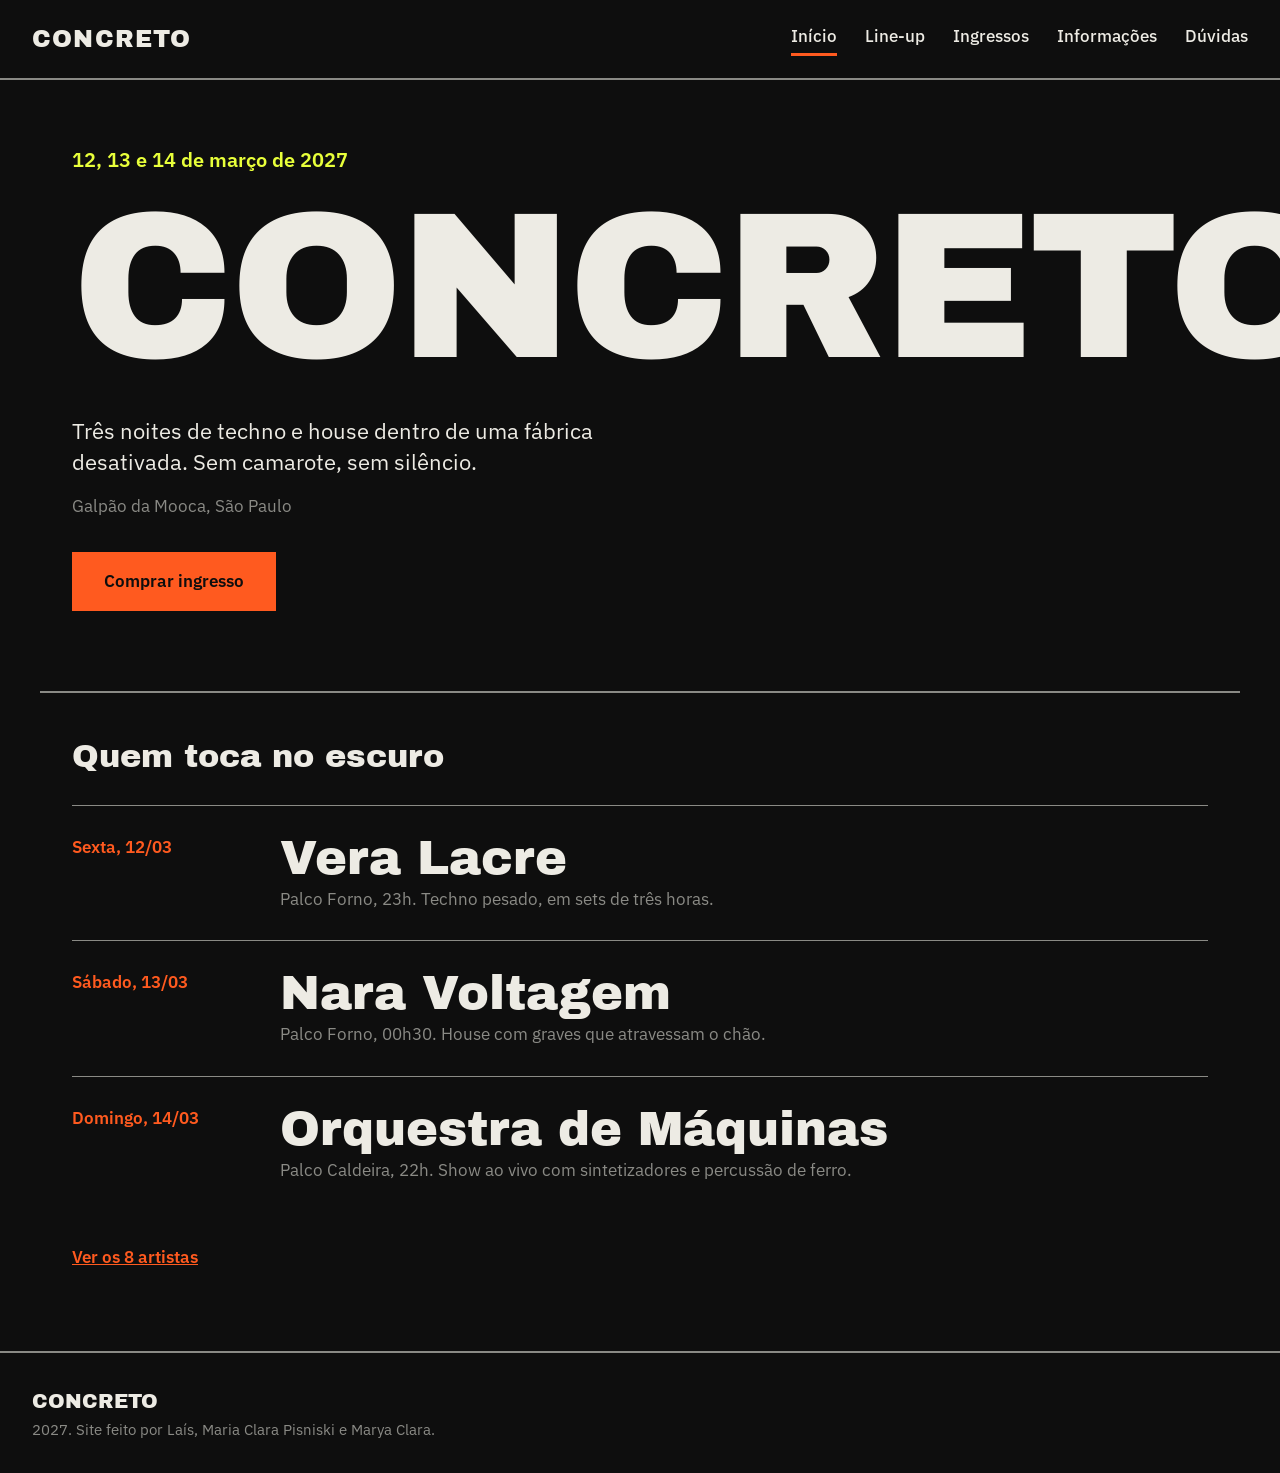
<file: index.html>
<!DOCTYPE html>
<html lang="pt-BR">
<head>
  <meta charset="UTF-8">
  <meta name="viewport" content="width=device-width, initial-scale=1">
  <title>CONCRETO - Festival de música eletrônica</title>
  <link rel="preconnect" href="https://fonts.googleapis.com">
  <link rel="preconnect" href="https://fonts.gstatic.com" crossorigin>
  <link href="https://fonts.googleapis.com/css2?family=Archivo+Black&family=IBM+Plex+Sans:wght@400;500;600&display=swap" rel="stylesheet">
  <link rel="stylesheet" href="style.css">
</head>
<body>

  <header class="header">
    <a class="logo" href="index.html">CONCRETO</a>
    <nav class="menu">
      <a href="index.html" aria-current="page">Início</a>
      <a href="lineup.html">Line-up</a>
      <a href="ingressos.html">Ingressos</a>
      <a href="informacoes.html">Informações</a>
      <a href="faq.html">Dúvidas</a>
    </nav>
  </header>

  <main>
    <section class="hero">
      <p class="hero-datas">12, 13 e 14 de março de 2027</p>
      <h1 class="hero-nome">CONCRETO</h1>
      <p class="hero-frase">Três noites de techno e house dentro de uma fábrica desativada. Sem camarote, sem silêncio.</p>
      <p class="hero-local">Galpão da Mooca, São Paulo</p>
      <a class="botao" href="ingressos.html">Comprar ingresso</a>
    </section>

    <section class="destaques">
      <h2>Quem toca no escuro</h2>

      <article class="destaque">
        <p class="destaque-dia">Sexta, 12/03</p>
        <h3>Vera Lacre</h3>
        <p class="destaque-info">Palco Forno, 23h. Techno pesado, em sets de três horas.</p>
      </article>

      <article class="destaque">
        <p class="destaque-dia">Sábado, 13/03</p>
        <h3>Nara Voltagem</h3>
        <p class="destaque-info">Palco Forno, 00h30. House com graves que atravessam o chão.</p>
      </article>

      <article class="destaque">
        <p class="destaque-dia">Domingo, 14/03</p>
        <h3>Orquestra de Máquinas</h3>
        <p class="destaque-info">Palco Caldeira, 22h. Show ao vivo com sintetizadores e percussão de ferro.</p>
      </article>

      <a class="link-simples" href="lineup.html">Ver os 8 artistas</a>
    </section>
  </main>

  <footer class="footer">
    <p class="footer-nome">CONCRETO</p>
    <p>2027. Site feito por Laís, Maria Clara Pisniski e Marya Clara.</p>
  </footer>

</body>
</html>
</file>
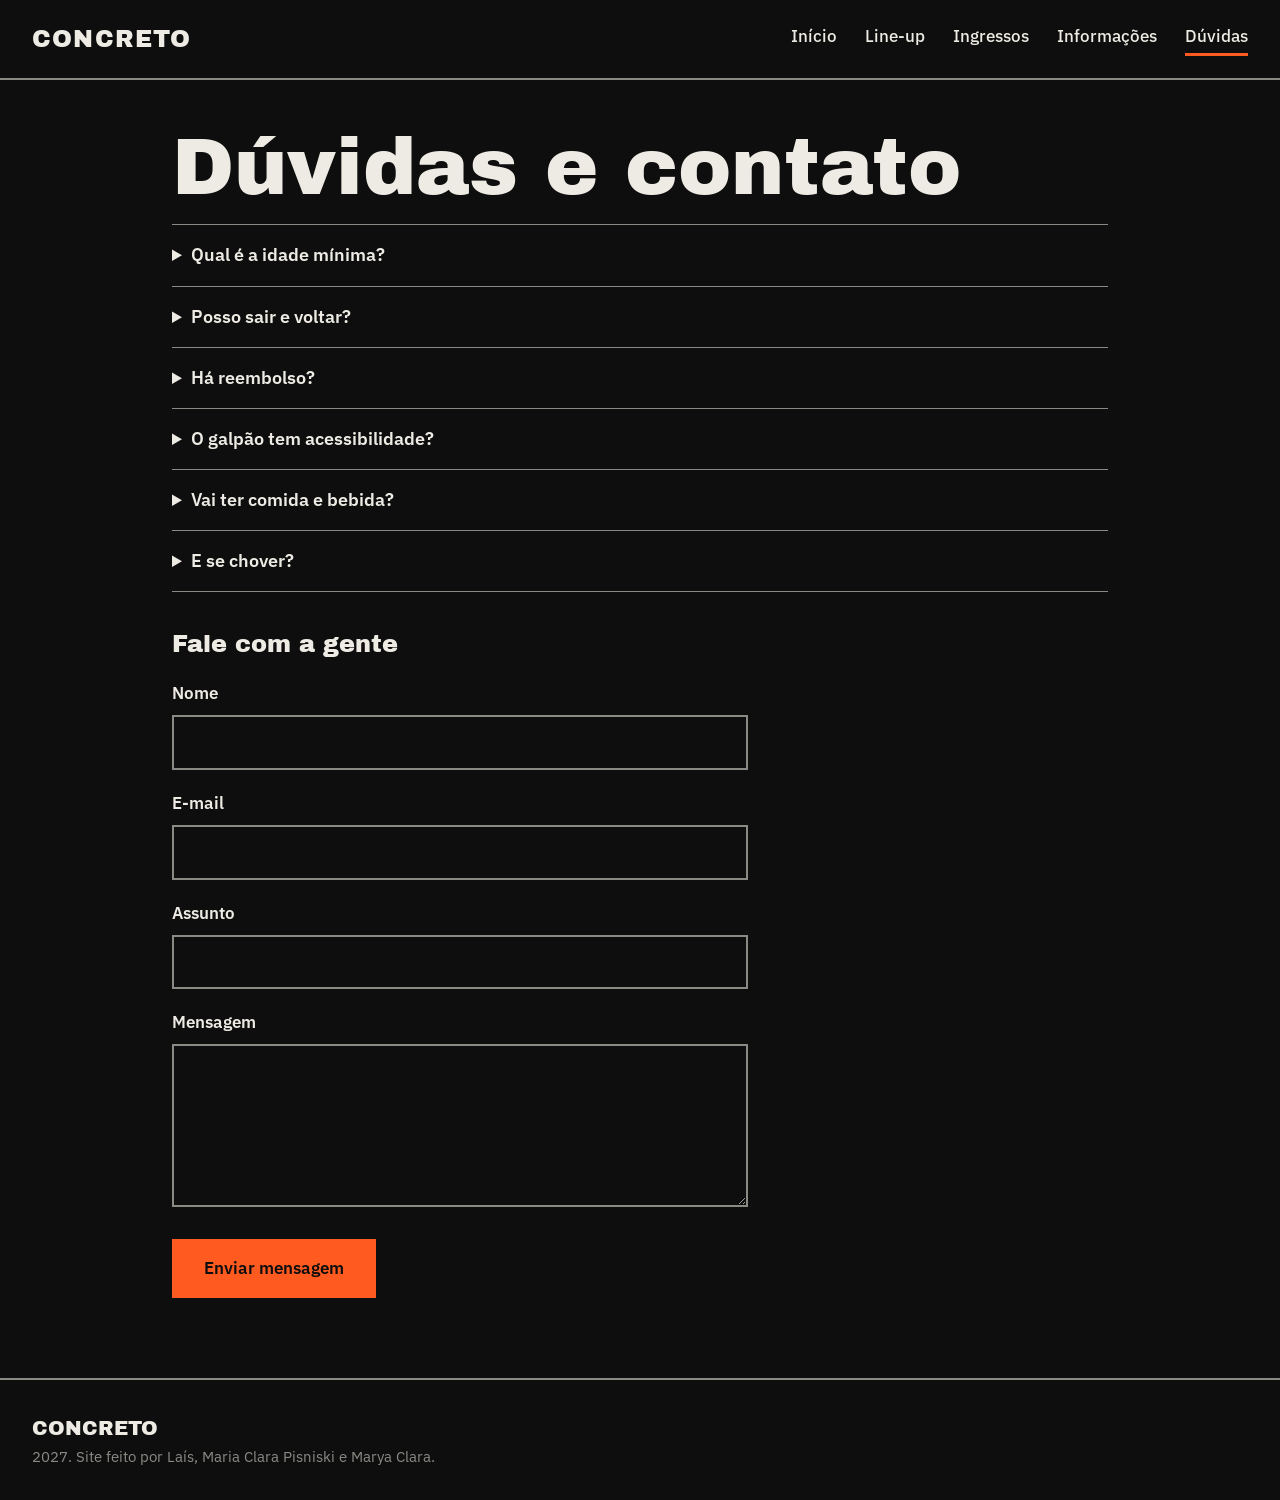
<file: faq.html>
<!DOCTYPE html>
<html lang="pt-BR">
<head>
  <meta charset="UTF-8">
  <meta name="viewport" content="width=device-width, initial-scale=1">
  <title>Dúvidas e contato - CONCRETO</title>
  <link rel="preconnect" href="https://fonts.googleapis.com">
  <link rel="preconnect" href="https://fonts.gstatic.com" crossorigin>
  <link href="https://fonts.googleapis.com/css2?family=Archivo+Black&family=IBM+Plex+Sans:wght@400;500;600&display=swap" rel="stylesheet">
  <link rel="stylesheet" href="style.css">
</head>
<body>

  <header class="header">
    <a class="logo" href="index.html">CONCRETO</a>
    <nav class="menu">
      <a href="index.html">Início</a>
      <a href="lineup.html">Line-up</a>
      <a href="ingressos.html">Ingressos</a>
      <a href="informacoes.html">Informações</a>
      <a href="faq.html" aria-current="page">Dúvidas</a>
    </nav>
  </header>

  <main>
    <section class="pagina">
      <h1>Dúvidas e contato</h1>

      <div class="faq">
      <details>
        <summary>Qual é a idade mínima?</summary>
        <p>18 anos. Pedimos documento com foto na entrada.</p>
      </details>
      <details>
        <summary>Posso sair e voltar?</summary>
        <p>Sim, com a pulseira do passaporte de 3 dias. No ingresso de dia único, a saída encerra a entrada.</p>
      </details>
      <details>
        <summary>Há reembolso?</summary>
        <p>Até 7 dias antes do festival, com desconto de 10% da taxa. Depois disso, só em caso de cancelamento.</p>
      </details>
      <details>
        <summary>O galpão tem acessibilidade?</summary>
        <p>Sim. Há rampas, banheiros adaptados e uma área elevada para pessoas com mobilidade reduzida.</p>
      </details>
      <details>
        <summary>Vai ter comida e bebida?</summary>
        <p>Sim, em dois bares e na área de alimentação do pátio. Pagamento só por cartão ou Pix.</p>
      </details>
      <details>
        <summary>E se chover?</summary>
        <p>O festival acontece dentro do galpão, com chuva ou sol. Só o pátio externo pode fechar.</p>
      </details>
      </div>

      <h2>Fale com a gente</h2>
      <form class="contato">
        <label for="nome">Nome</label>
        <input id="nome" type="text" name="nome">

        <label for="email">E-mail</label>
        <input id="email" type="email" name="email">

        <label for="assunto">Assunto</label>
        <input id="assunto" type="text" name="assunto">

        <label for="mensagem">Mensagem</label>
        <textarea id="mensagem" name="mensagem" rows="5"></textarea>

        <button class="botao" type="button">Enviar mensagem</button>
      </form>
    </section>

  </main>

  <footer class="footer">
    <p class="footer-nome">CONCRETO</p>
    <p>2027. Site feito por Laís, Maria Clara Pisniski e Marya Clara.</p>
  </footer>

</body>
</html>
</file>
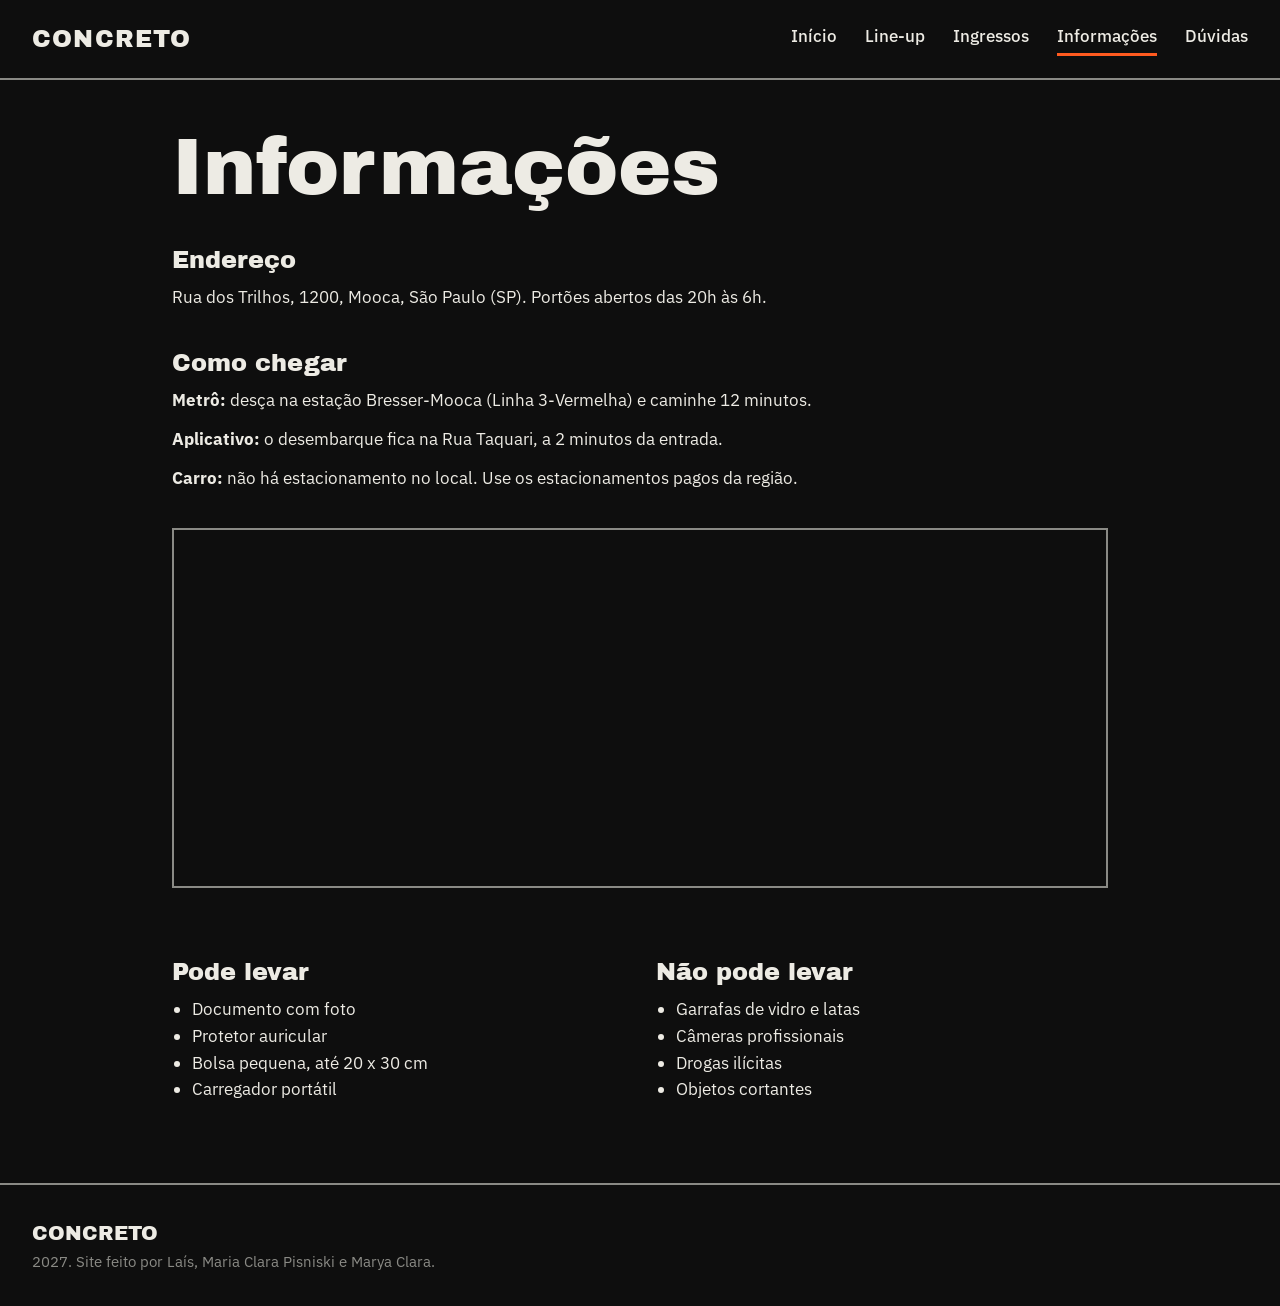
<file: informacoes.html>
<!DOCTYPE html>
<html lang="pt-BR">
<head>
  <meta charset="UTF-8">
  <meta name="viewport" content="width=device-width, initial-scale=1">
  <title>Informações - CONCRETO</title>
  <link rel="preconnect" href="https://fonts.googleapis.com">
  <link rel="preconnect" href="https://fonts.gstatic.com" crossorigin>
  <link href="https://fonts.googleapis.com/css2?family=Archivo+Black&family=IBM+Plex+Sans:wght@400;500;600&display=swap" rel="stylesheet">
  <link rel="stylesheet" href="style.css">
</head>
<body>

  <header class="header">
    <a class="logo" href="index.html">CONCRETO</a>
    <nav class="menu">
      <a href="index.html">Início</a>
      <a href="lineup.html">Line-up</a>
      <a href="ingressos.html">Ingressos</a>
      <a href="informacoes.html" aria-current="page">Informações</a>
      <a href="faq.html">Dúvidas</a>
    </nav>
  </header>

  <main>
    <section class="pagina">
      <h1>Informações</h1>

      <h2>Endereço</h2>
      <p>Rua dos Trilhos, 1200, Mooca, São Paulo (SP). Portões abertos das 20h às 6h.</p>

      <h2>Como chegar</h2>
      <p><strong>Metrô:</strong> desça na estação Bresser-Mooca (Linha 3-Vermelha) e caminhe 12 minutos.</p>
      <p><strong>Aplicativo:</strong> o desembarque fica na Rua Taquari, a 2 minutos da entrada.</p>
      <p><strong>Carro:</strong> não há estacionamento no local. Use os estacionamentos pagos da região.</p>

      <iframe class="mapa" title="Mapa da região da Mooca, em São Paulo" loading="lazy"
        src="https://www.openstreetmap.org/export/embed.html?bbox=-46.6200%2C-23.5650%2C-46.5900%2C-23.5450&amp;layer=mapnik"></iframe>

      <div class="regras">
        <div>
          <h2>Pode levar</h2>
          <ul>
            <li>Documento com foto</li>
            <li>Protetor auricular</li>
            <li>Bolsa pequena, até 20 x 30 cm</li>
            <li>Carregador portátil</li>
          </ul>
        </div>
        <div>
          <h2>Não pode levar</h2>
          <ul>
            <li>Garrafas de vidro e latas</li>
            <li>Câmeras profissionais</li>
            <li>Drogas ilícitas</li>
            <li>Objetos cortantes</li>
          </ul>
        </div>
      </div>
    </section>

  </main>

  <footer class="footer">
    <p class="footer-nome">CONCRETO</p>
    <p>2027. Site feito por Laís, Maria Clara Pisniski e Marya Clara.</p>
  </footer>

</body>
</html>
</file>
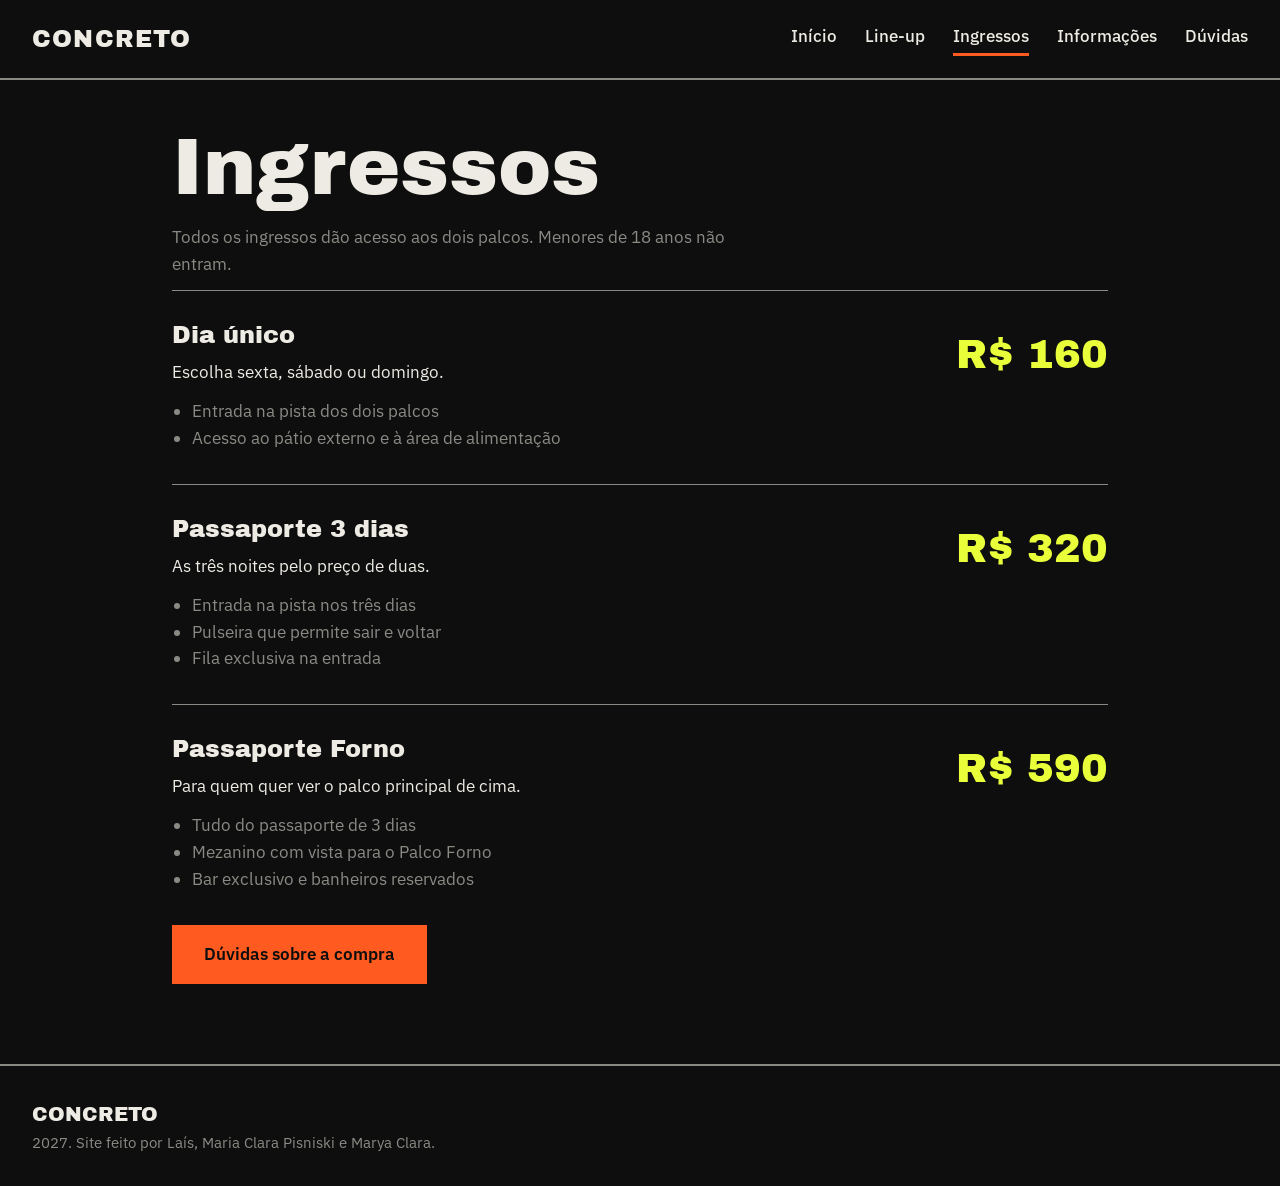
<file: ingressos.html>
<!DOCTYPE html>
<html lang="pt-BR">
<head>
  <meta charset="UTF-8">
  <meta name="viewport" content="width=device-width, initial-scale=1">
  <title>Ingressos - CONCRETO</title>
  <link rel="preconnect" href="https://fonts.googleapis.com">
  <link rel="preconnect" href="https://fonts.gstatic.com" crossorigin>
  <link href="https://fonts.googleapis.com/css2?family=Archivo+Black&family=IBM+Plex+Sans:wght@400;500;600&display=swap" rel="stylesheet">
  <link rel="stylesheet" href="style.css">
</head>
<body>

  <header class="header">
    <a class="logo" href="index.html">CONCRETO</a>
    <nav class="menu">
      <a href="index.html">Início</a>
      <a href="lineup.html">Line-up</a>
      <a href="ingressos.html" aria-current="page">Ingressos</a>
      <a href="informacoes.html">Informações</a>
      <a href="faq.html">Dúvidas</a>
    </nav>
  </header>

  <main>
    <section class="pagina">
      <h1>Ingressos</h1>
      <p class="intro">Todos os ingressos dão acesso aos dois palcos. Menores de 18 anos não entram.</p>

      <div class="ingresso">
        <div>
          <h2>Dia único</h2>
          <p>Escolha sexta, sábado ou domingo.</p>
          <ul>
            <li>Entrada na pista dos dois palcos</li>
            <li>Acesso ao pátio externo e à área de alimentação</li>
          </ul>
        </div>
        <p class="preco">R$ 160</p>
      </div>

      <div class="ingresso">
        <div>
          <h2>Passaporte 3 dias</h2>
          <p>As três noites pelo preço de duas.</p>
          <ul>
            <li>Entrada na pista nos três dias</li>
            <li>Pulseira que permite sair e voltar</li>
            <li>Fila exclusiva na entrada</li>
          </ul>
        </div>
        <p class="preco">R$ 320</p>
      </div>

      <div class="ingresso">
        <div>
          <h2>Passaporte Forno</h2>
          <p>Para quem quer ver o palco principal de cima.</p>
          <ul>
            <li>Tudo do passaporte de 3 dias</li>
            <li>Mezanino com vista para o Palco Forno</li>
            <li>Bar exclusivo e banheiros reservados</li>
          </ul>
        </div>
        <p class="preco">R$ 590</p>
      </div>

      <a class="botao" href="faq.html">Dúvidas sobre a compra</a>
    </section>

  </main>

  <footer class="footer">
    <p class="footer-nome">CONCRETO</p>
    <p>2027. Site feito por Laís, Maria Clara Pisniski e Marya Clara.</p>
  </footer>

</body>
</html>
</file>
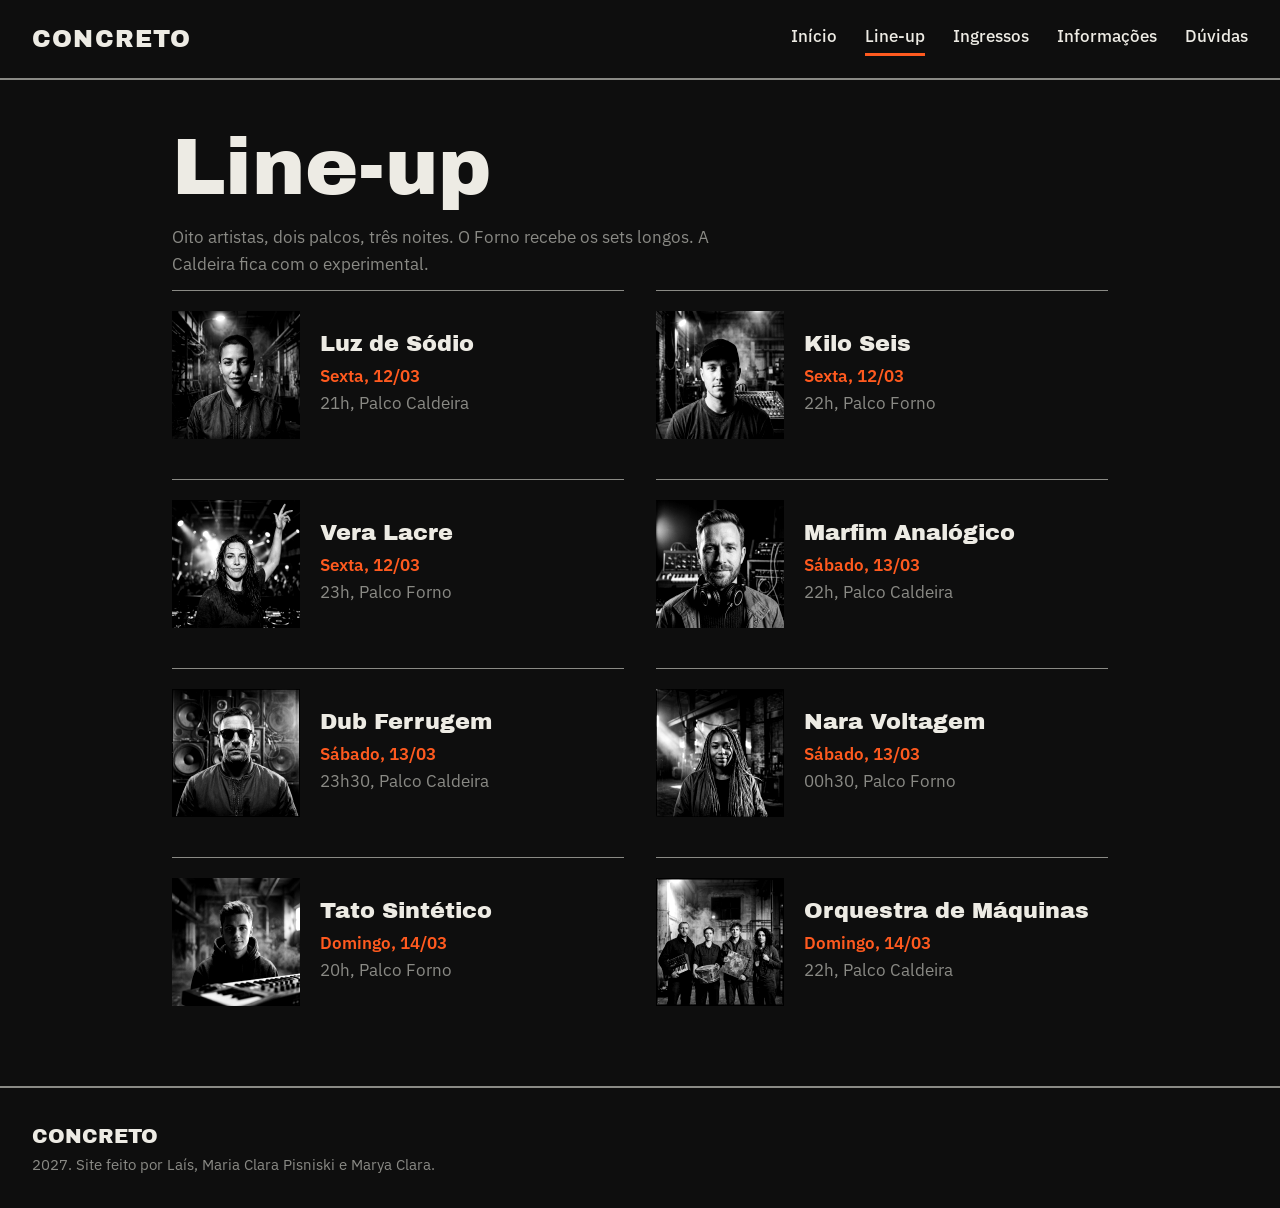
<file: lineup.html>
<!DOCTYPE html>
<html lang="pt-BR">
<head>
  <meta charset="UTF-8">
  <meta name="viewport" content="width=device-width, initial-scale=1">
  <title>Line-up - CONCRETO</title>
  <link rel="preconnect" href="https://fonts.googleapis.com">
  <link rel="preconnect" href="https://fonts.gstatic.com" crossorigin>
  <link href="https://fonts.googleapis.com/css2?family=Archivo+Black&family=IBM+Plex+Sans:wght@400;500;600&display=swap" rel="stylesheet">
  <link rel="stylesheet" href="style.css">
</head>
<body>

  <header class="header">
    <a class="logo" href="index.html">CONCRETO</a>
    <nav class="menu">
      <a href="index.html">Início</a>
      <a href="lineup.html" aria-current="page">Line-up</a>
      <a href="ingressos.html">Ingressos</a>
      <a href="informacoes.html">Informações</a>
      <a href="faq.html">Dúvidas</a>
    </nav>
  </header>

  <main>
    <section class="pagina">
      <h1>Line-up</h1>
      <p class="intro">Oito artistas, dois palcos, três noites. O Forno recebe os sets longos. A Caldeira fica com o experimental.</p>

      <div class="grade-artistas">
      <article class="artista">
        <img src="img/luz-de-sodio.jpg" alt="Foto de Luz de Sódio" width="400" height="400">
        <div>
          <h2>Luz de Sódio</h2>
          <p class="artista-dia">Sexta, 12/03</p>
          <p>21h, Palco Caldeira</p>
        </div>
      </article>
      <article class="artista">
        <img src="img/kilo-seis.jpg" alt="Foto de Kilo Seis" width="400" height="400">
        <div>
          <h2>Kilo Seis</h2>
          <p class="artista-dia">Sexta, 12/03</p>
          <p>22h, Palco Forno</p>
        </div>
      </article>
      <article class="artista">
        <img src="img/vera-lacre.jpg" alt="Foto de Vera Lacre" width="400" height="400">
        <div>
          <h2>Vera Lacre</h2>
          <p class="artista-dia">Sexta, 12/03</p>
          <p>23h, Palco Forno</p>
        </div>
      </article>
      <article class="artista">
        <img src="img/marfim-analogico.jpg" alt="Foto de Marfim Analógico" width="400" height="400">
        <div>
          <h2>Marfim Analógico</h2>
          <p class="artista-dia">Sábado, 13/03</p>
          <p>22h, Palco Caldeira</p>
        </div>
      </article>
      <article class="artista">
        <img src="img/dub-ferrugem.jpg" alt="Foto de Dub Ferrugem" width="400" height="400">
        <div>
          <h2>Dub Ferrugem</h2>
          <p class="artista-dia">Sábado, 13/03</p>
          <p>23h30, Palco Caldeira</p>
        </div>
      </article>
      <article class="artista">
        <img src="img/nara-voltagem.jpg" alt="Foto de Nara Voltagem" width="400" height="400">
        <div>
          <h2>Nara Voltagem</h2>
          <p class="artista-dia">Sábado, 13/03</p>
          <p>00h30, Palco Forno</p>
        </div>
      </article>
      <article class="artista">
        <img src="img/tato-sintetico.jpg" alt="Foto de Tato Sintético" width="400" height="400">
        <div>
          <h2>Tato Sintético</h2>
          <p class="artista-dia">Domingo, 14/03</p>
          <p>20h, Palco Forno</p>
        </div>
      </article>
      <article class="artista">
        <img src="img/orquestra-de-maquinas.jpg" alt="Foto de Orquestra de Máquinas" width="400" height="400">
        <div>
          <h2>Orquestra de Máquinas</h2>
          <p class="artista-dia">Domingo, 14/03</p>
          <p>22h, Palco Caldeira</p>
        </div>
      </article>
      </div>
    </section>

  </main>

  <footer class="footer">
    <p class="footer-nome">CONCRETO</p>
    <p>2027. Site feito por Laís, Maria Clara Pisniski e Marya Clara.</p>
  </footer>

</body>
</html>
</file>
<file: style.css>
/* ===== Paleta e fontes (definidas no briefing) ===== */
:root {
  --fundo: #0E0E0E;
  --texto: #EDEBE4;
  --destaque: #FF5A1F;
  --cinza: #8A8A85;
  --acido: #E8FF3A;

  --fonte-titulo: "Archivo Black", Impact, sans-serif;
  --fonte-texto: "IBM Plex Sans", Arial, sans-serif;
}

/* ===== Base ===== */
* { box-sizing: border-box; margin: 0; padding: 0; }

body {
  background: var(--fundo);
  color: var(--texto);
  font-family: var(--fonte-texto);
  font-size: 1.05rem;
  line-height: 1.6;
}

a { color: inherit; }

a:focus-visible {
  outline: 3px solid var(--acido);
  outline-offset: 4px;
}

h1, h2, h3 {
  font-family: var(--fonte-titulo);
  font-weight: 400;
  line-height: 1;
}

/* ===== Header (igual em todas as páginas) ===== */
.header {
  display: flex;
  justify-content: space-between;
  align-items: center;
  flex-wrap: wrap;
  gap: 1rem;
  padding: 1.25rem 2rem;
  border-bottom: 2px solid var(--cinza);
}

.logo {
  font-family: var(--fonte-titulo);
  font-size: 1.5rem;
  text-decoration: none;
  letter-spacing: 0.05em;
}

.menu {
  display: flex;
  flex-wrap: wrap;
  gap: 1.75rem;
}

.menu a {
  text-decoration: none;
  font-weight: 500;
  padding-bottom: 0.2rem;
  border-bottom: 3px solid transparent;
}

.menu a:hover { border-bottom-color: var(--cinza); }

.menu a[aria-current="page"] {
  border-bottom-color: var(--destaque);
}

/* ===== Hero ===== */
.hero {
  padding: 4rem 2rem 5rem;
  max-width: 1200px;
  margin: 0 auto;
}

.hero-datas {
  color: var(--acido);
  font-weight: 600;
  font-size: 1.25rem;
}

.hero-nome {
  font-size: clamp(3.5rem, 17vw, 13rem);
  letter-spacing: -0.02em;
  margin: 0.5rem 0 1.5rem;
}

.hero-frase {
  max-width: 34rem;
  font-size: 1.35rem;
  line-height: 1.4;
}

.hero-local {
  color: var(--cinza);
  margin: 1rem 0 2rem;
}

.botao {
  display: inline-block;
  background: var(--destaque);
  color: var(--fundo);
  font-weight: 600;
  text-decoration: none;
  padding: 1rem 2rem;
}

.botao:hover { background: var(--texto); }

/* ===== Destaques (lista em linhas, sem cards) ===== */
.destaques {
  max-width: 1200px;
  margin: 0 auto;
  padding: 3rem 2rem 5rem;
  border-top: 2px solid var(--cinza);
}

.destaques h2 {
  font-size: 2rem;
  margin-bottom: 2rem;
}

.destaque {
  display: grid;
  grid-template-columns: 11rem 1fr;
  gap: 0.25rem 2rem;
  padding: 1.75rem 0;
  border-top: 1px solid var(--cinza);
}

.destaque-dia {
  grid-row: span 2;
  color: var(--destaque);
  font-weight: 600;
}

.destaque h3 {
  font-size: clamp(1.75rem, 4vw, 3rem);
}

.destaque-info { color: var(--cinza); }

.link-simples {
  display: inline-block;
  margin-top: 2rem;
  font-weight: 600;
  color: var(--destaque);
}

/* ===== Footer (igual em todas as páginas) ===== */
.footer {
  padding: 2rem;
  border-top: 2px solid var(--cinza);
  color: var(--cinza);
  font-size: 0.95rem;
}

.footer-nome {
  font-family: var(--fonte-titulo);
  color: var(--texto);
  font-size: 1.25rem;
}

/* ===== Celular ===== */
@media (max-width: 640px) {
  .header { padding: 1rem; }
  .menu { gap: 1rem; font-size: 0.95rem; }
  .hero { padding: 2.5rem 1rem 3rem; }
  .destaques { padding: 2rem 1rem 3rem; }
  .destaque { grid-template-columns: 1fr; }
  .destaque-dia { grid-row: auto; }
}

/* ===== Páginas internas ===== */
.pagina {
  max-width: 1000px;
  margin: 0 auto;
  padding: 3rem 2rem 5rem;
}

.pagina h1 {
  font-size: clamp(2.5rem, 8vw, 5rem);
  margin-bottom: 1rem;
}

.pagina h2 {
  font-size: 1.5rem;
  margin: 2.5rem 0 0.75rem;
}

.pagina p { margin-bottom: 0.75rem; }

.intro {
  color: var(--cinza);
  max-width: 36rem;
  margin-bottom: 2.5rem;
}

/* ===== Line-up ===== */
.grade-artistas {
  display: grid;
  grid-template-columns: repeat(2, 1fr);
  gap: 2.5rem 2rem;
}

.artista {
  display: grid;
  grid-template-columns: 8rem 1fr;
  gap: 1.25rem;
  align-items: center;
  border-top: 1px solid var(--cinza);
  padding-top: 1.25rem;
}

.artista img {
  width: 100%;
  height: auto;
  aspect-ratio: 1;
  object-fit: cover;
  background: var(--cinza);
  filter: grayscale(1) contrast(1.1);
}

.artista h2 { margin: 0 0 0.5rem; font-size: 1.4rem; }
.artista p { margin: 0; color: var(--cinza); }
.artista .artista-dia { color: var(--destaque); font-weight: 600; }

/* ===== Ingressos ===== */
.ingresso {
  display: flex;
  justify-content: space-between;
  gap: 2rem;
  padding: 2rem 0;
  border-top: 1px solid var(--cinza);
}

.ingresso h2 { margin-top: 0; }
.ingresso ul { margin: 0.75rem 0 0 1.25rem; color: var(--cinza); }

.preco {
  font-family: var(--fonte-titulo);
  font-size: 2.5rem;
  color: var(--acido);
  white-space: nowrap;
}

/* ===== Informações ===== */
.mapa {
  width: 100%;
  height: 360px;
  border: 2px solid var(--cinza);
  margin: 1.5rem 0;
}

.regras {
  display: grid;
  grid-template-columns: 1fr 1fr;
  gap: 2rem;
}

.regras ul { margin-left: 1.25rem; }

/* ===== FAQ e formulário ===== */
.faq details { border-top: 1px solid var(--cinza); padding: 1rem 0; }
.faq details:last-child { border-bottom: 1px solid var(--cinza); }

.faq summary {
  cursor: pointer;
  font-weight: 600;
  font-size: 1.1rem;
}

.faq summary:hover { color: var(--destaque); }
.faq details p { margin: 0.75rem 0 0; color: var(--cinza); }

.contato { display: grid; gap: 0.5rem; max-width: 36rem; }
.contato label { font-weight: 600; margin-top: 0.75rem; }

.contato input, .contato textarea {
  background: var(--fundo);
  color: var(--texto);
  border: 2px solid var(--cinza);
  padding: 0.75rem;
  font: inherit;
}

.contato input:focus, .contato textarea:focus {
  outline: none;
  border-color: var(--destaque);
}

.contato .botao { margin-top: 1.5rem; border: 0; cursor: pointer; justify-self: start; font: inherit; font-weight: 600; }

@media (max-width: 640px) {
  .pagina { padding: 2rem 1rem 3rem; }
  .grade-artistas, .regras { grid-template-columns: 1fr; }
  .ingresso { flex-direction: column; gap: 0.5rem; }
}
</file>
